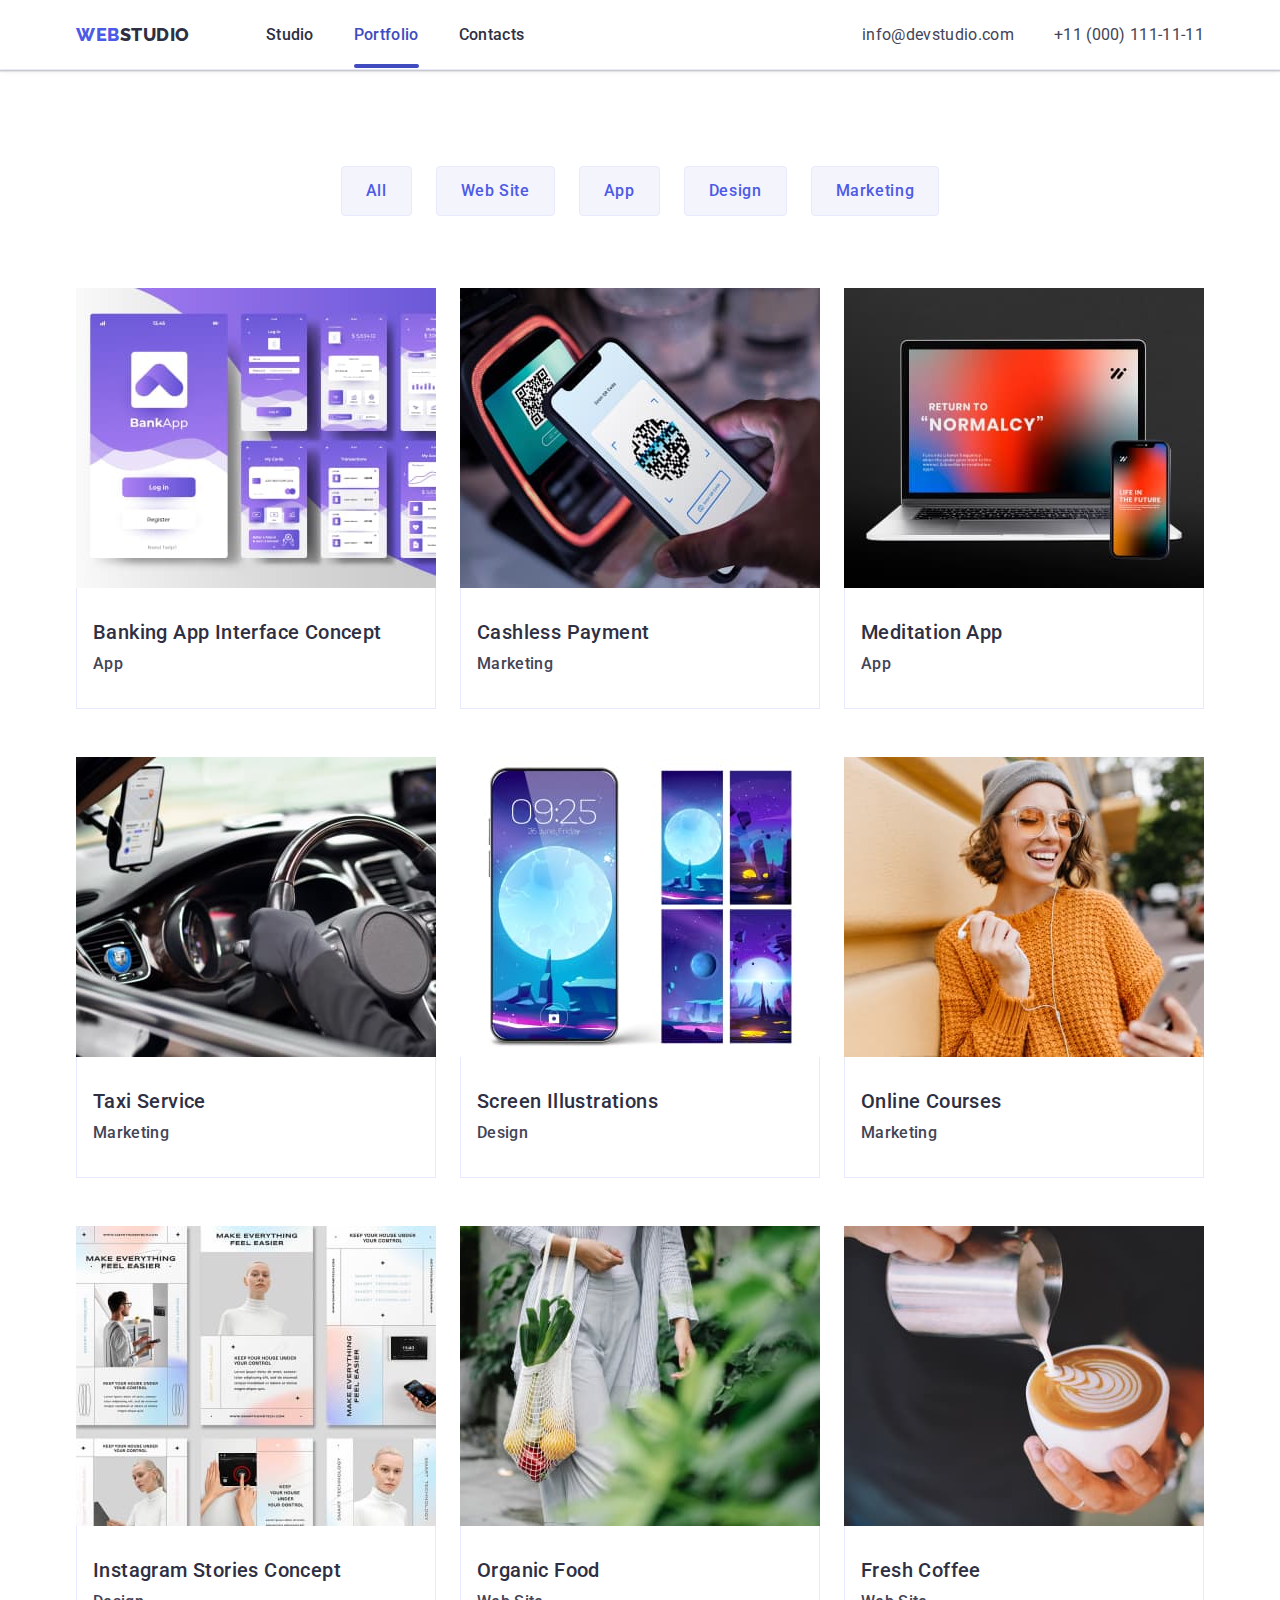
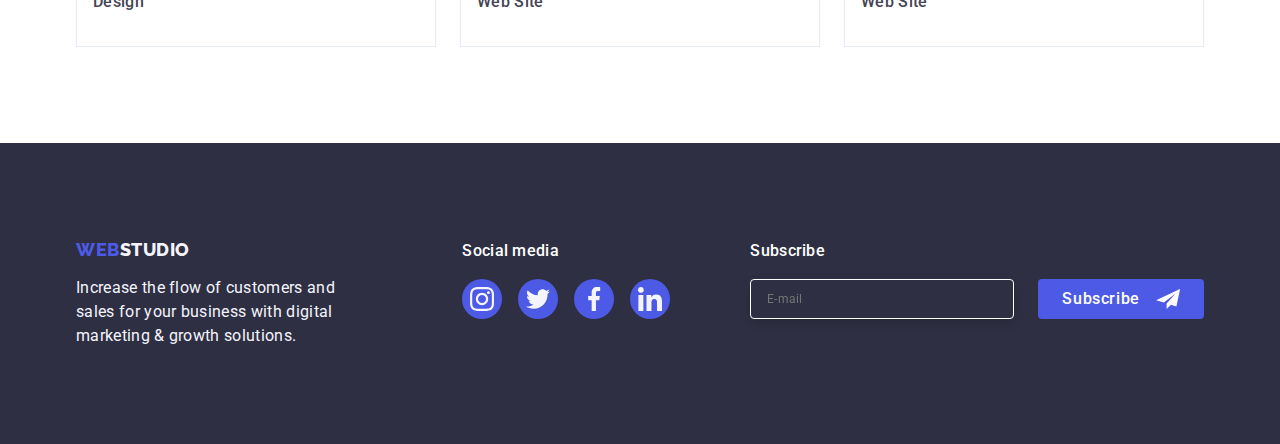
<file: portfolio.html>
<!DOCTYPE html>
<html lang="en">

<head>
    <meta charset="UTF-8">
    <meta http-equiv="X-UA-Compatible" content="IE=edge">
    <meta name="viewport" content="width=device-width, initial-scale=1.0">
    <title>Document</title>
    <link rel="preconnect" href="https://fonts.googleapis.com">
    <link rel="preconnect" href="https://fonts.gstatic.com" crossorigin>
    <link
        href="https://fonts.googleapis.com/css2?family=Raleway:wght@800&family=Roboto:wght@400;500;700;900&display=swap"
        rel="stylesheet">
    <link href="https://cdn.jsdelivr.net/npm/modern-normalize@1.1.0/modern-normalize.min.css" rel="stylesheet">
    <link rel="stylesheet" href="./css/styles.css">
</head>


<body>
    <!--Шапка сайту-->
    <header class="header">
        <div class="container main-nav">
            <nav class="menu list">
                <a href="./index.html" class="logo link">web<span class="logo-studio">Studio</span></a>
                <ul class="site-nav list">
                    <li class="it-list"><a href="./index.html" class="item-studio link">Studio</a></li>
                    <li class="it-list"><a href="./portfolio.html" class="item-studio current link">Portfolio</a></li>
                    <li class="it-list"><a href="" class="item-studio link">Contacts</a></li>
                </ul>
            </nav>
            <!-- Посилання на пошту/Посилання на телефон-->
            <address class="contact">
                <ul class="site-contact list">
                    <li class="contact-it"><a href="mailto:info@devstudio.com"
                            class="item-contact link">info@devstudio.com</a>
                    </li>
                    <li class="contact-it"><a href="tel:+110001111111" class="item-contact link">+11 (000)
                            111-11-11</a></li>
                </ul>
            </address>


        </div>
    </header>
    <main>
        <section class="portfolio">
            <div class="container">
                <h1 hidden>Project</h1>
                <ul class="filter list">
                    <li><button type="button" class="filter-btn hover-shad">All</button></li>
                    <li><button type="button" class="filter-btn hover-shad">Web Site</button></li>
                    <li><button type="button" class="filter-btn hover-shad">App</button></li>
                    <li><button type="button" class="filter-btn hover-shad">Design</button></li>
                    <li><button type="button" class="filter-btn hover-shad">Marketing</button></li>
                </ul>

                <ul class="project-non list">
                    <li class="prj-item">
                        <a href=" " class="item-project link hoverln-shad">
                            <div class="project-wrapper">
                                <img src="./images/Portfolio/ProjectCard_1_1.jpg" alt="Banking app interface concept"
                                    width="360" height="300">
                                <p class="overlay">14 Stylish and User-Friendly App Design Concepts · Task Manager App ·
                                    Calorie Tracker App · Exotic Fruit Ecommerce App ·
                                    Cloud Storage App</p>
                            </div>
                            <div class="add-project">
                                <h2 class="project-title">Banking App Interface Concept</h2>
                                <p class="project-paragraph">App</p>
                            </div>
                        </a>
                    </li>
                    <li class="prj-item">
                        <a href=" " class="item-project link hoverln-shad">
                            <div class="project-wrapper">
                                <img src="./images/Portfolio/ProjectCard_1_2.jpg" alt="Cashless Payment" width="360"
                                    height="300">
                                <p class="overlay">14 Stylish and User-Friendly App Design Concepts · Task Manager App ·
                                    Calorie Tracker App · Exotic Fruit Ecommerce App ·
                                    Cloud Storage App</p>
                            </div>
                            <div class="add-project">
                                <h2 class="project-title">Cashless Payment</h2>
                                <p class="project-paragraph">Marketing</p>
                            </div>
                        </a>
                    </li>
                    <li class="prj-item">
                        <a href=" " class="item-project link hoverln-shad">
                            <div class="project-wrapper">
                                <img src="./images/Portfolio/ProjectCard_1_3.jpg" alt="Meditation app" width="360"
                                    height="300">
                                <p class="overlay">14 Stylish and User-Friendly App Design Concepts · Task Manager App ·
                                    Calorie Tracker App · Exotic Fruit Ecommerce App ·
                                    Cloud Storage App</p>
                            </div>
                            <div class="add-project">
                                <h2 class="project-title">Meditation App</h2>
                                <p class="project-paragraph">App</p>
                            </div>
                        </a>
                    </li>
                    <li class="prj-item">
                        <a href=" " class="item-project link hoverln-shad">
                            <div class="project-wrapper">
                                <img src="./images/Portfolio/ProjectCard_2_1.jpg" alt="Taxi Service" width="360"
                                    height="300">
                                <p class="overlay">14 Stylish and User-Friendly App Design Concepts · Task Manager App ·
                                    Calorie Tracker App · Exotic Fruit Ecommerce App ·
                                    Cloud Storage App</p>
                            </div>
                            <div class="add-project">
                                <h2 class="project-title">Taxi Service</h2>
                                <p class="project-paragraph">Marketing</p>
                            </div>
                        </a>
                    </li>
                    <li class="prj-item">
                        <a href=" " class="item-project link hoverln-shad">
                            <div class="project-wrapper">
                                <img src="./images/Portfolio/ProjectCard_2_2.jpg" alt="Screen illustrationst"
                                    width="360" height="300">
                                <p class="overlay">14 Stylish and User-Friendly App Design Concepts · Task Manager App ·
                                    Calorie Tracker App · Exotic Fruit Ecommerce App ·
                                    Cloud Storage App</p>
                            </div>
                            <div class="add-project">
                                <h2 class="project-title">Screen Illustrations</h2>
                                <p class="project-paragraph">Design</p>
                            </div>
                        </a>
                    </li>
                    <li class="prj-item">
                        <a href=" " class="item-project link hoverln-shad">
                            <div class="project-wrapper">
                                <img src="./images/Portfolio/ProjectCard_2_3.jpg" alt="Online courses" width="360"
                                    height="300">
                                <p class="overlay">14 Stylish and User-Friendly App Design Concepts · Task Manager App ·
                                    Calorie Tracker App · Exotic Fruit Ecommerce App ·
                                    Cloud Storage App</p>
                            </div>
                            <div class="add-project">
                                <h2 class="project-title">Online Courses</h2>
                                <p class="project-paragraph">Marketing</p>
                            </div>
                        </a>
                    </li>
                    <li class="prj-item">
                        <a href=" " class="item-project link hoverln-shad">
                            <div class="project-wrapper">
                                <img src="./images/Portfolio/ProjectCard_3_1.jpg" alt="Instagram stories concept"
                                    width="360" height="300">
                                <p class="overlay">14 Stylish and User-Friendly App Design Concepts · Task Manager App ·
                                    Calorie Tracker App · Exotic Fruit Ecommerce App ·
                                    Cloud Storage App</p>
                            </div>
                            <div class="add-project">
                                <h2 class="project-title">Instagram Stories Concept</h2>
                                <p class="project-paragraph">Design</p>
                            </div>
                        </a>
                    </li>
                    <li class="prj-item">
                        <a href=" " class="item-project link hoverln-shad">
                            <div class="project-wrapper">
                                <img src="./images/Portfolio/ProjectCard_3_2.jpg" alt="Organic food" width="360"
                                    height="300">
                                <p class="overlay">14 Stylish and User-Friendly App Design Concepts · Task Manager App ·
                                    Calorie Tracker App · Exotic Fruit Ecommerce App ·
                                    Cloud Storage App</p>
                            </div>
                            <div class="add-project">
                                <h2 class="project-title">Organic Food</h2>
                                <p class="project-paragraph">Web Site</p>
                            </div>
                        </a>
                    </li>
                    <li class="prj-item">
                        <a href=" " class="item-project link hoverln-shad">
                            <div class="project-wrapper">
                                <img src="./images/Portfolio/ProjectCard_3_3.jpg" alt="Fresh coffee" width="360"
                                    height="300">
                                <p class="overlay">14 Stylish and User-Friendly App Design Concepts · Task Manager App ·
                                    Calorie Tracker App · Exotic Fruit Ecommerce App ·
                                    Cloud Storage App</p>
                            </div>
                            <div class="add-project">
                                <h2 class="project-title">Fresh Coffee</h2>
                                <p class="project-paragraph">Web Site</p>
                            </div>
                        </a>

                    </li>
                </ul>

            </div>
        </section>


    </main>


    <!--Футер-->
    <footer class="footer">

        <div class="footcont container">

            <div class="footinfo">

                <a href="./index.html" class="logo link">web<span class="footer-logo">Studio</span></a>

                <p class="footer-text">
                    Increase the flow of customers and sales for your business with digital marketing & growth
                    solutions.
                </p>
            </div>
            <div class="footlink">
                <p class="foot-title">Social media</p>
                <ul class="social-listf list">
                    <li class="foot-item">
                        <a href="#" class="social-item">
                            <svg class="socisl-list-icon" width="24" height="24">
                                <use href="./images/icon.svg#icon-Inst"></use>
                            </svg>
                        </a>
                    </li>
                    <li class="foot-item">
                        <a href="#" class="social-item">
                            <svg class="socisl-list-icon" width="24" height="24">
                                <use href="./images/icon.svg#icon-twitter-1"></use>
                            </svg>
                        </a>
                    </li>
                    <li class="foot-item">
                        <a href="#" class="social-item">
                            <svg class="socisl-list-icon" width="24" height="24">
                                <use href="./images/icon.svg#icon-facebook-1"></use>
                            </svg>
                        </a>
                    </li>
                    <li class="foot-item">
                        <a href="#" class="social-item">
                            <svg class="socisl-list-icon" width="24" height="24">
                                <use href="./images/icon.svg#icon-linkedin-1"></use>
                            </svg>
                        </a>
                    </li>
                </ul>
            </div>

            <div class="wrap-foot-info-link">


                <p class="foot-title">Subscribe</p>
                <form class="sub-form">
                    <!-- <div class="wrapper-foot"> -->
                    <label class="foot-field">
                        <input type="email" name="user-email" placeholder="E-mail" class="foot-input">

                    </label>

                    <button type="submit" class="sub-btn">Subscribe
                        <svg class="icon-foot-telegr" width="24" height="20">
                            <use href="./images/icon.svg#icon-send"></use>
                        </svg>
                    </button>
                    <!-- </div> -->



                </form>
            </div>

        </div>

    </footer>
</body>

</html>
</file>
<file: css/styles.css>
:root {
    --primary-text-color: #434455;
    --akcent-color: #2E2F42;
    --background-main: #FFFFFF;
    --background-button: #4D5AE5;
    --color-text-footer: #F4F4FD;
    --hover-focus: #404bbf;
    --CORNFLOWER: #e7e9fc;
    --lightislate: #8E8F99;
    --greenhover: #31D0AA;
    --coloricon: #afb1b8;
    --modal-color: #2E2F42;

}


.list {
    list-style: none;
}

.link {
    text-decoration: none;
}

.title {
    margin-bottom: 72px;

    color: var(--akcent-color);
    font-weight: 700;
    font-size: 36px;
    line-height: 1.11;
    letter-spacing: 0.02em;
    text-align: center;
    text-transform: capitalize;
    margin-left: auto;
    margin-right: auto;
}


.header {
    border-bottom: 1px solid var(--CORNFLOWER);
    box-shadow: 0px 2px 1px rgba(46, 47, 66, 0.08), 0px 1px 1px rgba(46, 47, 66, 0.16), 0px 1px 6px rgba(46, 47, 66, 0.08);

}



.menu .logo {
    margin-top: 24px;
    margin-bottom: 24px;
}

body {
    color: var(--primary-text-color);
    background-color: var(--background-main);
    font-family: Roboto, sans-serif;
    font-weight: 400;
    font-size: 16px;
    line-height: 1.5;
    letter-spacing: 0.02em;
}


/* position */
h1,
h2,
h3,
p {
    margin-top: 0;
    margin-bottom: 0;
}

ul,
ol {
    margin-top: 0;
    margin-bottom: 0;
    padding-left: 0;
}

img {
    display: block;
    max-width: 100%;
    height: auto;
}

button {
    cursor: pointer;
}

.section {

    padding-bottom: 96px;
    padding-top: 96px;

}

@media screen and (min-width:1158px) {
    .section {
        padding-bottom: 120px;
        padding-top: 0;
    }
}




.logo-studio {
    color: var(--akcent-color);
    font-family: Raleway, sans-serif;
    font-weight: 800;
    font-size: 18px;
    line-height: 1.17;
    letter-spacing: 0.03em;
    text-transform: uppercase;
}

.logo {

    color: var(--background-button);
    font-family: Raleway, sans-serif;
    font-weight: 800;
    font-size: 18px;
    line-height: 1.17;
    letter-spacing: 0.03em;
    text-transform: uppercase;

}


.container {
    width: 100%;

    padding-left: 16px;
    padding-right: 16px;
    margin-left: auto;
    margin-right: auto;
    max-width: 428px;
    min-width: 320px;
}



@media screen and (min-width:768px) {
    .container {
        /* width: 752px; */
        max-width: 768px;
    }
}

@media screen and (min-width:1158px) {
    .container {
        max-width: 1158px;
        padding-left: 15px;
        padding-right: 15px;
    }
}



@media screen and (min-width:768px) {
    .mobile-menu-open {
        display: none;
    }

    .mobile-menu {
        display: none;
    }
}

@media screen and (max-width:1158px) {
    .work {
        display: none;
    }
}

@media screen and (min-width:1158px) {
    .work {
        padding-bottom: 120px;
    }

    .work-not {
        display: flex;
        gap: 24px;
    }

    .work-not:first-child {
        flex-basis: calc((100% - 3 * 16px) / 3);
    }
}


.contact {
    display: none;
}

@media screen and (min-width:768px) {
    .contact {
        display: block;
    }
}

@media screen and (max-width:769px) {




    .mobile-menu {
        position: fixed;
        z-index: 1000;
        width: 100%;
        height: 100%;
        background-color: var(--background-main);
        top: 0;
        left: 0;
        opacity: 0;
        visibility: hidden;
        pointer-events: none;


        transform: translateX(100%);
        transition: transform 250ms ease-in-out;
    }

    .mobile-menu.is-open {
        transform: translateX(0);
    }

    .mob-item {
        color: var(--modal-color);
    }

    .mobile-menu-container {
        /*time*/
        padding: 80px 40px 40px 40px;
        height: 100%;

    }

    .mobile-list {
        font-family: 'Roboto';
        font-weight: 700;
        font-size: 36px;
        line-height: 1.11;
        /* margin-bottom: 40px; */
        color: var(--modal-color);
    }

    .mobile-item-tel {
        font-style: normal;
        font-weight: 700;
        font-size: 36px;
        line-height: 1.11;
        color: var(--background-button);
    }

    @media screen and (max-width:428px) {
        .mobile-item-tel {
            font-size: 28px;

        }
    }

    .mobile-item-mail {
        font-style: normal;
        font-weight: 500;
        font-size: 20px;
        line-height: 1.2;
        color: var(--primary-text-color);
    }

    .social-list-mob {
        display: flex;
        justify-content: center;
        gap: 36px;
        margin: 0 auto;

    }


    @media screen and (min-width:428px) {
        .social-list-mob {
            gap: 56px;
        }
    }

    .mobile-nav {
        /* margin-bottom: 284px; */
    }

    .mobile-contact {
        display: flex;
        flex-direction: column;
        row-gap: 40px;
    }

    .mobile-menu.is-open {
        opacity: 1;
        visibility: visible;
        pointer-events: auto;
    }

    .mobile-adress {
        margin-bottom: 40px;
    }

    .mobile-close-btn {
        position: absolute;
        right: 24px;
        top: 24px;

        display: flex;
        justify-content: center;
        align-items: center;
        width: 24px;
        height: 24px;
        border-radius: 50%;
        background-color: transparent;
        border: 1px solid rgba(0, 0, 0, 0.1);
        padding: 0;
        transition: fill 250ms cubic-bezier(0.4, 0, 0.2, 1),
            background-color 250ms cubic-bezier(0.4, 0, 0.2, 1),
            border-color 250ms cubic-bezier(0.4, 0, 0.2, 1);

    }

    .mobile-close-btn:hover,
    .mobile-close-btn:focus {
        fill: var(--background-main);
        background-color: var(--hover-focus);
        border-color: var(--hover-focus);
    }


    .mob-wrap-link {
        margin-bottom: auto;
    }


    .main-mob-wrap {
        display: flex;
        flex-direction: column;
        align-items: stretch;
        justify-content: space-between;
        height: 100%;
    }

    .mob-wrap-cont {
        margin-top: auto;
    }

    .mobile-nav {
        display: flex;
        flex-direction: column;
        row-gap: 40px;

    }

    .icon-hamburg {
        stroke: var(--modal-color);
    }

    .mobile-menu-open {
        background-color: transparent;
        border: none;
        padding: 0;
        line-height: 0;
    }

    .mob-item.mob-current {
        color: var(--hover-focus);
    }


}

@media screen and (min-width:1158px) {
    .feature {
        padding-top: 120px;
    }
}

@media screen and (max-width:767px) {
    .features-item:not(:last-child) {
        margin-bottom: 72px;
    }
}



.member:not(:last-child) {
    margin-bottom: 72px;
}

@media screen and (min-width:768px) {
    .member:not(:last-child) {
        margin-bottom: 0;
    }
}


.menu {
    display: flex;
    align-items: center;

    margin-right: auto;
}

.site-nav {
    display: none;
}



@media screen and (min-width:768px) {
    .site-nav {
        display: flex;
        align-items: center;
        gap: 40px;
        margin-left: 120px;
        margin-right: auto;

    }
}

@media screen and (min-width:1158px) {
    .site-nav {
        margin-left: 76px;
    }
}


.item-studio::after {
    content: "";
    position: absolute;
    width: 100%;
    height: 4px;
    left: 0;
    bottom: 0;
    display: block;
    border-radius: 2px;
    margin-top: 20px;

}

.item-studio.current {
    color: var(--hover-focus);
}

.item-studio.current::after {
    background-color: var(--hover-focus);
}

.item-studio {
    position: relative;
    padding-top: 24px;
    padding-bottom: 24px;
    color: var(--akcent-color);
    list-style: none;
    text-decoration: none;
    font-weight: 500;
    font-size: 16px;
    line-height: 1.5;
    letter-spacing: 0.02em;
    transition: color 250ms cubic-bezier(0.4, 0, 0.2, 1);

}

.item-studio:hover,
.item-studio:focus {
    color: var(--hover-focus);
}

.main-nav {
    display: flex;
    align-items: center;

}

@media screen and (max-width:1158px) {
    .main-nav {
        justify-content: space-between;
    }
}


.contact {
    font-style: normal;
}


@media screen and (min-width:1158px) {
    .site-contact {
        display: flex;
        align-items: center;
        gap: 40px;


    }
}

.contact .item-contact {
    color: var(--primary-text-color);
    font-size: 16px;
    line-height: 1.5;
    transition: color 250ms cubic-bezier(0.4, 0, 0.2, 1);
}


@media screen and (min-width: 768px) and (max-width:1158px) {
    .contact .item-contact {
        font-size: 12px;
    }
}




@media screen and (max-width: 1158px) {
    .contact .contact-it:first-child {
        margin-bottom: 12px;
    }
}


@media screen and (min-width: 768px) and (max-width:1158px) {
    .contact .contact-it {
        font-size: 12px;
    }
}


.item-contact:hover,
.item-contact:focus {
    color: var(--hover-focus);
}


.hero.section {

    background: rgba(46, 47, 66, 0.7);
    background-image: linear-gradient(rgba(46, 47, 66, 0.7), rgba(46, 47, 66, 0.7)),
        url("..//images/hero-mob@1x.jpg");
    background-repeat: no-repeat;
    background-position: center;
    background-size: cover;

    /* min-height: 600px; */
    margin-left: auto;
    margin-right: auto;



    background-color: var(--akcent-color);
    padding-top: 112px;
    padding-bottom: 112px;
    text-align: center;
    margin-bottom: 0px;
    max-width: 428px;


}

@media (min-device-pixel-ratio: 2),
(min-resolution: 192dpi),
(min-resolution: 2dppx) {
    .hero.section {
        background-image: linear-gradient(rgba(46, 47, 66, 0.7), rgba(46, 47, 66, 0.7)),
            url("..//images/hero-mob@2x.jpg");
    }
}

@media screen and (min-width: 429px) and (max-width: 768px) {
    .hero.section {
        background-image: linear-gradient(rgba(46, 47, 66, 0.7), rgba(46, 47, 66, 0.7)),
            url("..//images/hero-tab@1x.jpg");
        max-width: 768px;
        padding-top: 112px;
        padding-bottom: 112px;
    }

    @media (min-device-pixel-ratio: 2),
    (min-resolution: 192dpi),
    (min-resolution: 2dppx) {
        .hero.section {
            background-image: linear-gradient(rgba(46, 47, 66, 0.7), rgba(46, 47, 66, 0.7)),
                url("..//images/hero-tab@2x.jpg");

        }
    }
}

@media screen and (min-width: 769px) {
    .hero.section {
        background-image: linear-gradient(rgba(46, 47, 66, 0.7), rgba(46, 47, 66, 0.7)),
            url("..//images/hero-des@1x.jpg");
        max-width: 1440px;
        padding-top: 188px;
        padding-bottom: 188px;
    }


    @media (min-device-pixel-ratio: 2),
    (min-resolution: 192dpi),
    (min-resolution: 2dppx) {
        .hero.section {
            background-image: linear-gradient(rgba(46, 47, 66, 0.7), rgba(46, 47, 66, 0.7)),
                url("..//images/hero-des@2x.jpg");
        }
    }
}









.hero-title {
    max-width: 320px;
    margin: 0 auto 72px;
    font-size: 36px;
    line-height: 1.11;
    font-weight: 700;
    color: var(--background-main);
    text-align: center;
    letter-spacing: 0.02em;
}

@media screen and (min-width:768px) {
    .hero-title {
        margin: 0 auto 36px;
        font-size: 56px;
        line-height: 1.07;
        max-width: 496px;
    }
}

@media screen and (min-width:1158px) {
    .hero-title {
        margin: 0 auto 48px;
    }
}



@media screen and (min-width:768px) {
    .features-nt {
        display: flex;
        flex-direction: row;
        gap: 24px;
    }
}

@media screen and (min-width:768px) and (max-width:1158px) {
    .features-nt {
        flex-wrap: wrap;
        column-gap: 24px;
        row-gap: 72px;
    }
}

@media screen and (min-width:768px) {
    .features-item {
        width: calc((100% - 24px) / 2);
    }
}

.frame-icon {
    display: flex;
    justify-content: center;
    align-items: center;
    background-color: var(--color-text-footer);
    border-radius: 4px;
    margin-bottom: 8px;
    height: 112px;
}

@media screen and (max-width:1158px) {
    .frame-icon {
        display: none;
    }
}


.feature-title {
    color: var(--akcent-color);
    font-weight: 700;
    font-size: 36px;
    line-height: 1.1;
    margin-left: auto;
    margin-right: auto;
    text-align: center;
    margin-bottom: 8px;
}

@media screen and (min-width:768px) {
    .feature-title {
        text-align: left;
        line-height: 1.2;
        letter-spacing: 0.02em;

    }
}





@media screen and (min-width:1158px) {
    .feature-title {

        font-weight: 500;
        font-size: 20px;
        line-height: 1.2;
        letter-spacing: 0.02em;
    }
}





/*Mobile*/





/*our team*/
.team {

    background-color: var(--color-text-footer);




}

@media screen and (max-width:768px) {
    .team {
        padding-top: 96px;
        padding-bottom: 96px;
    }
}

@media screen and (min-width:768px) {
    .team {
        padding-top: 72px;
        padding-bottom: 96px;
    }
}

@media screen and (min-width:1158px) {
    .team {
        padding-top: 120px;
        padding-bottom: 120px;
    }
}

@media screen and (min-width:768px) {
    .team-not {
        display: flex;
        flex-wrap: wrap;
        align-items: center;
        justify-content: center;
        column-gap: 24px;
        row-gap: 64px;
    }
}




@media screen and (min-width:768px) {
    .member {
        /* flex-basis: calc((100% - 24px) / 2); */
    }
}

.member {
    background-color: var(--background-main);
    box-shadow: 0px 1px 6px rgba(46, 47, 66, 0.08), 0px 1px 1px rgba(46, 47, 66, 0.16), 0px 2px 1px rgba(46, 47, 66, 0.08);
    border-radius: 0px 0px 4px 4px;
    width: 264px;
    margin-left: auto;
    margin-right: auto;
    /*time*/



}

.member .social-item:hover,
.member .social-item:focus {
    background-color: var(--hover-focus);
}

.social-item:hover,
.social-item:focus {
    background-color: var(--greenhover);
}


@media screen and (min-width:768px) {
    .member {
        margin-left: 0;
        margin-right: 0;
        /* flex-basis: calc((100% - 24px) / 2); */
    }
}

.tl-ph {
    padding: 32px 0;
    border-radius: 0px 0px 4px 4px;
}


.card-title {
    margin-bottom: 8px;

    color: var(--akcent-color);
    font-weight: 500;
    font-size: 20px;
    line-height: 1.2;
    letter-spacing: 0.02em;
    text-align: center;
}

.card-text {
    text-align: center;
    letter-spacing: 0.02em;
    margin-bottom: 8px;
}

/* customer */
@media screen and (min-width:768px) {
    .customers {
        padding-left: 108px;
        padding-right: 108px;
    }
}

@media screen and (min-width:1158px) {
    .customers {
        padding-left: 0;
        padding-right: 0;
        padding-top: 120px;
    }
}

.customer-list {
    display: flex;

    justify-content: center;
    column-gap: 16px;
    row-gap: 72px;
}


@media screen and (max-width:1158px) {
    .customer-list {
        flex-wrap: wrap;
    }
}

@media screen and (min-width:768px) {
    .customer-list {
        column-gap: 24px;
    }
}





.cust-link {

    width: 100%;
    display: flex;
    justify-content: center;
    align-items: center;

    height: 88px;
    background-color: var(--background-main);
    padding: 0;
    border: 1px solid var(--lightislate);
    border-radius: 4px;
    color: var(--lightislate);
    transition: color 250ms cubic-bezier(0.4, 0, 0.2, 1),
        border 250ms cubic-bezier(0.4, 0, 0.2, 1);


}

.cust-link:hover,
.cust-link:focus {
    border: 1px solid var(--hover-focus);
    color: var(--hover-focus);
}

.cust-title {
    line-height: 1.1;
}

.icon-cust {
    fill: currentColor;
    transition: fill 250ms cubic-bezier(0.4, 0, 0.2, 1);
}

.customer-item {
    flex-basis: calc((100% - 16px) / 2);
}

@media screen and (min-width:768px) {
    .customer-item {
        flex-basis: calc((100% - 48px) / 3);
    }
}

.wrap-foot-info-link {
    width: 100%;


}

@media screen and (min-width:768px) {
    .wrap-foot-info-link {
        margin-left: 117px;
    }
}

@media screen and (min-width:1158px) {
    .wrap-foot-info-link {
        margin-left: 80px;
    }
}



/*footer*/


.footer-logo {
    color: var(--color-text-footer);
    font-family: Raleway, sans-serif;
    font-weight: 800;
    font-size: 18px;
    line-height: 1.17;
    align-items: center;
    letter-spacing: 0.03em;
    text-transform: uppercase;
}


.footer .logo {
    display: block;
    margin-bottom: 16px;
    text-align: center;
}


@media screen and (min-width:768px) {
    .footer .logo {
        text-align: left;
    }
}



.footer {
    background-color: var(--akcent-color);
    margin-left: auto;
    margin-right: auto;
    padding-top: 96px;
    padding-bottom: 96px;
}


/* @media screen and (min-width:768px) {
    .footer {
        padding-top: 100px;
        padding-bottom: 100px;
    }
} */


.footcont {
    display: flex;
    justify-content: center;
    flex-direction: column;
    align-items: center;


}

@media screen and (max-width:768px) {
    .footcont {
        gap: 72px;
    }
}

@media screen and (min-width:768px) {
    .footcont {
        flex-direction: row;
        align-items: baseline;

    }

}

@media screen and (min-width:768px) and (max-width:1158px) {
    .footcont {
        flex-wrap: wrap;
        column-gap: 24px;
        row-gap: 72px;
    }
}

.footinfo {
    max-width: 268px;
    margin-right: auto;
    margin-left: auto;
}

@media screen and (min-width:768px) {
    .footinfo {
        margin-right: 0;
        margin-left: 0;
    }
}

@media screen and (min-width:1158px) {
    .footinfo {
        margin-right: 120px;
    }
}

.footlink {
    max-width: 208px;
    /* margin-right: auto;
    margin-left: auto; */
}

.sub-form {

    display: flex;
    flex-direction: column;
    align-items: center;
    gap: 16px;


}

@media screen and (min-width:768px) {
    .sub-form {
        flex-direction: row;
        gap: 24px;

    }
}


.footer-text {
    /* max-width: 264px; */
    color: var(--color-text-footer);



}



.foot-title {
    font-weight: 500;
    color: #FFFFFF;
    margin-bottom: 16px;
    text-align: center;


}

@media screen and (min-width:768px) {
    .foot-title {
        text-align: left;
    }

}




@media screen and (min-width: 1158px) {
    .sub-form {
        margin-left: auto;
    }
}


.sub-btn {

    display: flex;
    align-items: center;
    justify-content: center;
    gap: 16px;
    min-width: 165px;
    height: 40px;
    border: none;
    border-radius: 4px;
    padding: 8px 24px;
    text-align: center;

    border-radius: 4px;


    color: var(--background-main);
    background-color: var(--background-button);
    font-weight: 500;
    font-size: 16px;
    line-height: 1.5;
    letter-spacing: 0.04em;
    cursor: pointer;
    transition: background-color 250ms cubic-bezier(0.4, 0, 0.2, 1);



}

.sub-btn:hover,
.sub-btn:focus {
    background-color: var(--hover-focus);
}



.wrapper-foot {
    display: flex;

    flex-direction: column;
    align-items: center;
    gap: 16px;

}

@media screen and (min-width:768px) {
    .wrapper-foot {
        flex-direction: row;
        justify-content: center;
        gap: 24px;
    }
}


.foot-field {

    width: 100%;

}


@media screen and (min-width:768px) {
    .foot-field {

        width: 264px;

    }
}



.foot-input {
    background-color: var(--modal-color);
    font-weight: 400;
    font-size: 12px;
    line-height: 1.5;
    letter-spacing: 0.02em;
    color: var(--background-main);

    width: 100%;
    display: block;
    height: 40px;
    border: 1px solid var(--background-main);
    filter: drop-shadow(0px 4px 4px rgba(0, 0, 0, 0.15));
    border-radius: 4px;
    padding: 8px 16px 8px 16px;
    transition: border-color 250ms cubic-bezier(0.4, 0, 0.2, 1);
}

@media screen and (min-width: 768px) {

    .foot-input {
        width: 264px;
    }
}


.social-list {
    display: flex;
    justify-content: center;
    gap: 24px;
    margin: 0 auto;

}



.social-listf {
    display: flex;
    justify-content: center;
    gap: 16px;
    margin: 0 auto;

}

.social-item {
    display: flex;
    justify-content: center;
    align-items: center;
    width: 40px;
    height: 40px;
    background-color: var(--background-button);
    border-radius: 50%;
    padding: 0;
    transition: background-color 250ms cubic-bezier(0.4, 0, 0.2, 1);
}

.social-item:hover,
.social-item:focus {
    background-color: var(--greenhover);
}

.socisl-list-icon {
    display: block;
    fill: var(--color-text-footer);

}



.hero-btn {
    display: block;
    min-width: 169px;
    height: 56px;
    border: none;
    border-radius: 4px;
    margin: 0 auto;

    color: var(--background-main);
    background-color: var(--background-button);
    font-family: Roboto, sans-serif;
    font-weight: 500;
    font-size: 16px;
    line-height: 1.5;
    align-items: center;
    letter-spacing: 0.04em;
    cursor: pointer;
    transition: background-color 250ms cubic-bezier(0.4, 0, 0.2, 1);
}

.hero-btn:hover,
.hero-btn:focus {
    background-color: var(--hover-focus);
}





/* modalform */

.backdrop {
    position: fixed;
    z-index: 100;
    width: 100%;
    height: 100%;
    left: 0;
    top: 0;
    opacity: 1;




    background-color: rgba(46, 47, 66, 0.4);
    transition: opacity 500ms,
        visibility 500ms;
}


.backdrop.is-hidden {
    opacity: 0;
    visibility: hidden;
    pointer-events: none;
}

.modal {
    position: absolute;
    left: 50%;
    top: 50%;
    transform: translate(-50%, -50%);
    /*scale(1)*/
    width: 392px;
    border-radius: 4px;
    background-color: var(--background-main);
    transition: transform 250ms cubic-bezier(0.4, 0, 0.2, 1);
    padding: 72px 24px 24px 24px;
}

@media screen and (min-width:768px) {
    .modal {
        width: 408px;

    }

}






.modal-close-btn {
    position: absolute;
    right: 24px;
    top: 24px;

    display: flex;
    justify-content: center;
    align-items: center;
    width: 24px;
    height: 24px;
    border-radius: 50%;
    background-color: var(--CORNFLOWER);
    border: 1px solid rgba(0, 0, 0, 0.1);
    padding: 0;
    transition: fill 250ms cubic-bezier(0.4, 0, 0.2, 1),
        background-color 250ms cubic-bezier(0.4, 0, 0.2, 1),
        border-color 250ms cubic-bezier(0.4, 0, 0.2, 1);

}

.modal-close-btn:hover,
.modal-close-btn:focus {
    fill: var(--background-main);
    background-color: var(--hover-focus);
    border-color: var(--hover-focus);
}

/*modal FORM*/

.contact-title {
    font-weight: 500;
    font-size: 16px;
    line-height: 1.5;
    text-align: center;
    letter-spacing: 0.02em;
    color: var(--modal-color);
    margin-bottom: 16px;
}

.contact-form {
    display: flex;
    flex-direction: column;

}

.modal-form-input-desc {
    display: block;
    font-weight: 400;
    font-size: 12px;
    line-height: 1.17;
    letter-spacing: 0.04em;
    color: var(--lightislate);
    margin-bottom: 4px;

}

.modal-form-field {
    margin-bottom: 8px;
}


.modal-form-field-com {
    margin-bottom: 16px;
}

.modal-form-input {
    font-weight: 500;
    font-size: 14px;
    line-height: 1.5;
    letter-spacing: 0.02em;
    color: var(--primary-text-color);

    width: 100%;
    height: 40px;
    border: 1px solid rgba(46, 47, 66, 0.4);
    border-radius: 4px;
    padding-left: 42px;
    transition: border-color 250ms cubic-bezier(0.4, 0, 0.2, 1);
}

.modal-form-input-wrapper {
    position: relative;
    display: block;
}

.icon-input {
    position: absolute;
    left: 16px;
    top: 50%;
    transform: translate(0, -50%);
    transition: fill 250ms cubic-bezier(0.4, 0, 0.2, 1);

}

.modal-form-input:focus {
    border-color: var(--background-button);
    outline: none;

}


.modal-form-input:focus+.icon-input {

    fill: var(--background-button);
}

.modal-form-text {
    display: block;
    font-weight: 500;
    font-size: 14px;
    line-height: 1.5;
    letter-spacing: 0.02em;
    color: var(--primary-text-color);


    border: 1px solid rgba(46, 47, 66, 0.4);
    border-radius: 4px;
    padding-left: 42px;
    resize: none;
    width: 100%;
    height: 120px;
    padding: 8px 16px;
    /* margin-bottom: 8px; */
    transition: border-color 250ms cubic-bezier(0.4, 0, 0.2, 1);

}

.visually-hidden {
    position: absolute;
    width: 1px;
    height: 1px;
    margin: -1px;
    padding: 0;
    overflow: hidden;
    border: 0;
    clip: rect(0 0 0 0);
}

.modal-form-text:focus {
    border-color: var(--background-button);
    outline: none;
}

.modal-form-check-desc {
    display: flex;
    gap: 8px;
    justify-content: flex-start;
    align-items: center;
    cursor: pointer;

    font-weight: 400;
    font-size: 12px;
    line-height: 1.17;
    letter-spacing: 0.04em;
    color: var(--lightislate);

}

.modal-form-text {

    font-weight: 500;
    font-size: 14px;
    line-height: 1.5;
    letter-spacing: 0.02em;
    color: var(--primary-text-color);
}

.modal-form-text::placeholder {
    font-weight: 400;
    font-size: 12px;
    line-height: 1.17;
    letter-spacing: 0.04em;
    color: rgba(46, 47, 66, 0.4);
}


.send-btn {

    width: 169px;
    height: 56px;
    border: none;
    border-radius: 4px;
    margin: 24px auto;
    color: var(--background-main);
    background-color: var(--background-button);
    font-family: Roboto, sans-serif;
    font-weight: 500;
    font-size: 16px;
    line-height: 1.5;
    align-items: center;
    letter-spacing: 0.04em;
    cursor: pointer;
    box-shadow: 0px 4px 4px rgba(0, 0, 0, 0.15);
    transition: background-color 250ms cubic-bezier(0.4, 0, 0.2, 1);
}

.send-btn:hover,
.send-btn:focus {
    background-color: var(--hover-focus);
}


.modal-form-check:checked+.icon-check-sp {
    background-color: var(--hover-focus);
    border: 1px solid var(--hover-focus);
}

.icon-check-sp {
    display: flex;
    width: 16px;
    height: 16px;
    border: 1px solid rgba(46, 47, 66, 0.4);
    border-radius: 2px;
    cursor: pointer;
    align-items: center;
    justify-content: center;
}

.icon-check {
    fill: var(--background-main);
}




.police-item {
    color: var(--background-button);
    transition: color 250ms cubic-bezier(0.4, 0, 0.2, 1);
}

.police-item:hover,
.police-item:focus {
    color: var(--hover-focus);
}

/*portfolio*/
.portfolio {
    padding: 96px 0;
}

.project-non {
    display: flex;
    flex-wrap: wrap;
    column-gap: 24px;
    row-gap: 48px;
}

.project-non:first-child {
    width: calc((100% - 48px) / 3);
}

.project-title {
    margin-bottom: 8px;

    color: var(--akcent-color);
    font-weight: 500;
    font-size: 20px;
    line-height: 1.2;
    letter-spacing: 0.02em;
    text-transform: capitalize;
}

.project-paragraph {
    color: var(--primary-text-color);
    font-weight: 500;
    font-size: 16px;
    line-height: 1.5;
    letter-spacing: 0.02em;
    text-transform: capitalize;
}

.filter {
    display: flex;
    justify-content: center;
    gap: 24px;
    margin-bottom: 72px;
}

.filter-btn {
    padding: 12px 24px;
    border: 1px solid var(--CORNFLOWER);
    border-radius: 4px;

    background-color: var(--color-text-footer);
    color: var(--background-button);
    font-family: Roboto, sans-serif;
    font-weight: 500;
    font-size: 16px;
    line-height: 1.5;
    align-items: center;
    text-align: center;
    letter-spacing: 0.04em;
    cursor: pointer;
    transition: background-color 250ms cubic-bezier(0.4, 0, 0.2, 1),
        border 250ms cubic-bezier(0.4, 0, 0.2, 1),
        color 250ms cubic-bezier(0.4, 0, 0.2, 1),
        box-shadow 250ms cubic-bezier(0.4, 0, 0.2, 1);
}

.filter-btn:hover,
.filter-btn:focus {
    border: 1px solid transparent;
    background-color: var(--hover-focus);
    color: var(--background-main);
    box-shadow: 0px 3px 1px rgba(0, 0, 0, 0.1), 0px 2px 1px rgba(0, 0, 0, 0.08), 0px 2px 2px rgba(0, 0, 0, 0.12);
}

.add-project {
    padding: 32px 16px;
    border: 1px solid var(--CORNFLOWER);
    border-top: none;
}

.item-project {
    display: block;
}

.project-wrapper {
    position: relative;
    overflow: hidden;
}

.overlay {
    position: absolute;
    left: 0;
    top: 0;
    transform: translate(0, 100%);
    transition: transform 250ms linear;
    width: 100%;
    height: 100%;
    color: var(--color-text-footer);
    background-color: rgb(77, 90, 229);
    padding: 40px 32px;
}

.item-project:hover .overlay,
.item-project:focus .overlay {
    transform: translate(0, 0);
}
</file>
